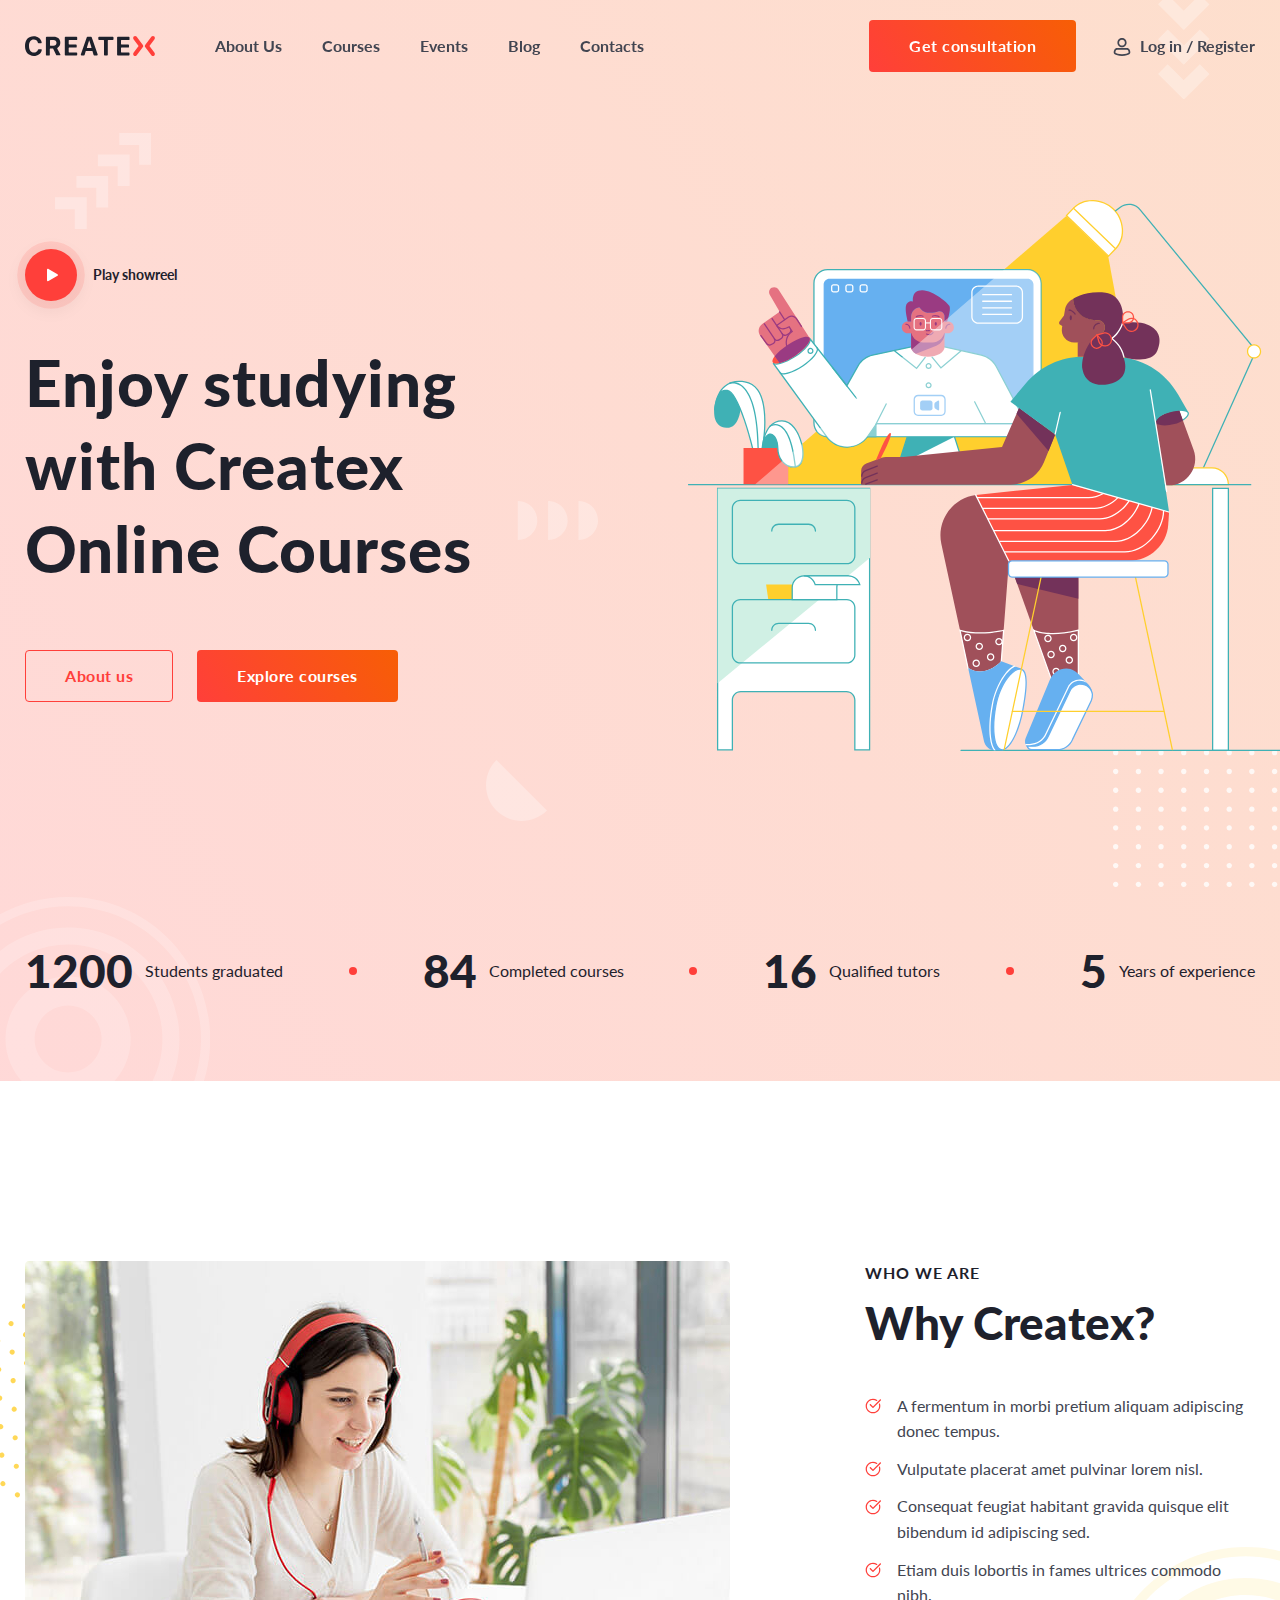
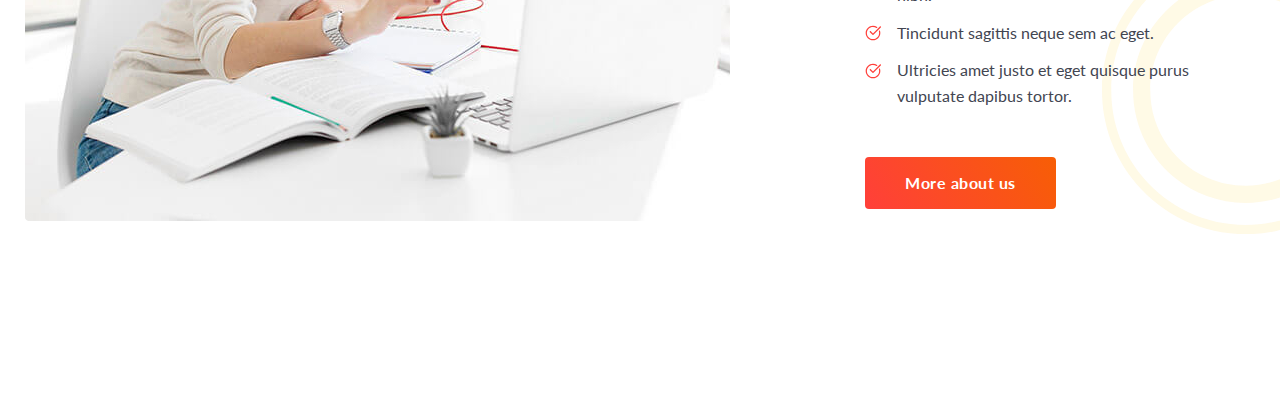
<file: index.html>
<!DOCTYPE html>
<html lang="en">

<head>
	<meta charset="UTF-8">
	<meta http-equiv="X-UA-Compatible" content="IE=edge">
	<meta name="viewport" content="width=device-width, initial-scale=1.0">
	<link rel="stylesheet" href="css/common.css">
	<link rel="stylesheet" href="css/style.css">
	<title>Lesson 15</title>
</head>

<body>
	<div class="wrapper">
		<header class="header">
			<div class="header__container">
				<a class="header__logo" href="">
					<img src="img/logo.svg" alt="Logotype">
				</a>
				<nav class="header__menu menu">
					<ul class="menu__list">
						<li class="menu__item">
							<a class="menu__link" href="">About Us</a>
						</li>
						<li class="menu__item">
							<a class="menu__link" href="">Courses</a>
						</li>
						<li class="menu__item">
							<a class="menu__link" href="">Events</a>
						</li>
						<li class="menu__item">
							<a class="menu__link" href="">Blog</a>
						</li>
						<li class="menu__item">
							<a class="menu__link" href="">Contacts</a>
						</li>
					</ul>
				</nav>
				<div class="header__action action">
					<a class="action__button button" href=""><span>Get consultation</span></a>
					<a class="action__user" href=""><span>Log in / Register</span></a>
				</div>
			</div>
		</header>
		<main class="page">
			<section class="page__main main-block">
				<div class="main-block__container">
					<div class="main-block__wrapper">
						<div class="main-block__top top-main">
							<div class="top-main__content">
								<a class="top-main__play" href="">Play showreel</a>
								<h1 class="top-main__title">
									Enjoy studying
									with Createx Online Courses
								</h1>
								<div class="top-main__action">
									<a class="top-main__button button button--transparent" href=""><span>About us</span></a>
									<a class="top-main__button button" href=""><span>Explore courses</span></a>
								</div>
							</div>
							<div class="top-main__image">
								<img src="img/illustration.svg" alt="Illustration">
							</div>
						</div>
						<div class="main-block__attainment attainment">
							<div class="attainment__body">
								<div class="attainment__num">1200</div>
								<div class="attainment__text">Students graduated</div>
							</div>
							<div class="attainment__circle"></div>
							<div class="attainment__body">
								<div class="attainment__num">84</div>
								<div class="attainment__text">Completed courses</div>
							</div>
							<div class="attainment__circle"></div>
							<div class="attainment__body">
								<div class="attainment__num">16</div>
								<div class="attainment__text">Qualified tutors</div>
							</div>
							<div class="attainment__circle"></div>
							<div class="attainment__body">
								<div class="attainment__num">5</div>
								<div class="attainment__text">Years of experience</div>
							</div>
						</div>
					</div>
				</div>
				<div class="main-block__decore decore-main">
					<div class="decore-main__item decore-main__item--1"></div>
					<div class="decore-main__item decore-main__item--2"></div>
					<div class="decore-main__item decore-main__item--3"></div>
					<div class="decore-main__item decore-main__item--4"></div>
					<div class="decore-main__item decore-main__item--5"></div>
					<div class="decore-main__item decore-main__item--6"></div>
				</div>
			</section>
			<section class="page__why why-block">
				<div class="why-block__container">
					<div class="why-block__wrapper">
						<div class="why-block__image">
							<img src="img/woman-at-desk.jpg" alt="Woman at desk">
						</div>
						<div class="why-block__content who-we-are">
							<div class="who-we-are__info section-info">
								<h3 class="section-info__subtitle">Who we are</h3>
								<h2 class="section-info__title">Why Createx?</h2>
							</div>
							<ul class="who-we-are__list">
								<li class="who-we-are__item">A fermentum in morbi pretium aliquam adipiscing donec tempus.</li>
								<li class="who-we-are__item">Vulputate placerat amet pulvinar lorem nisl.</li>
								<li class="who-we-are__item">Consequat feugiat habitant gravida quisque elit bibendum id
									adipiscing sed.</li>
								<li class="who-we-are__item">Etiam duis lobortis in fames ultrices commodo nibh.</li>
								<li class="who-we-are__item">Tincidunt sagittis neque sem ac eget.</li>
								<li class="who-we-are__item">Ultricies amet justo et eget quisque purus vulputate dapibus
									tortor.</li>
							</ul>
							<a class="who-we-are__button button" href=""><span>More about us</span></a>
						</div>
					</div>
				</div>
				<div class="why-block__decore decore-why">
					<div class="decore-why__item decore-why__item--1"></div>
					<div class="decore-why__item decore-why__item--2"></div>
				</div>
			</section>
		</main>
		<footer class="footer"></footer>
	</div>

</body>

</html>
</file>
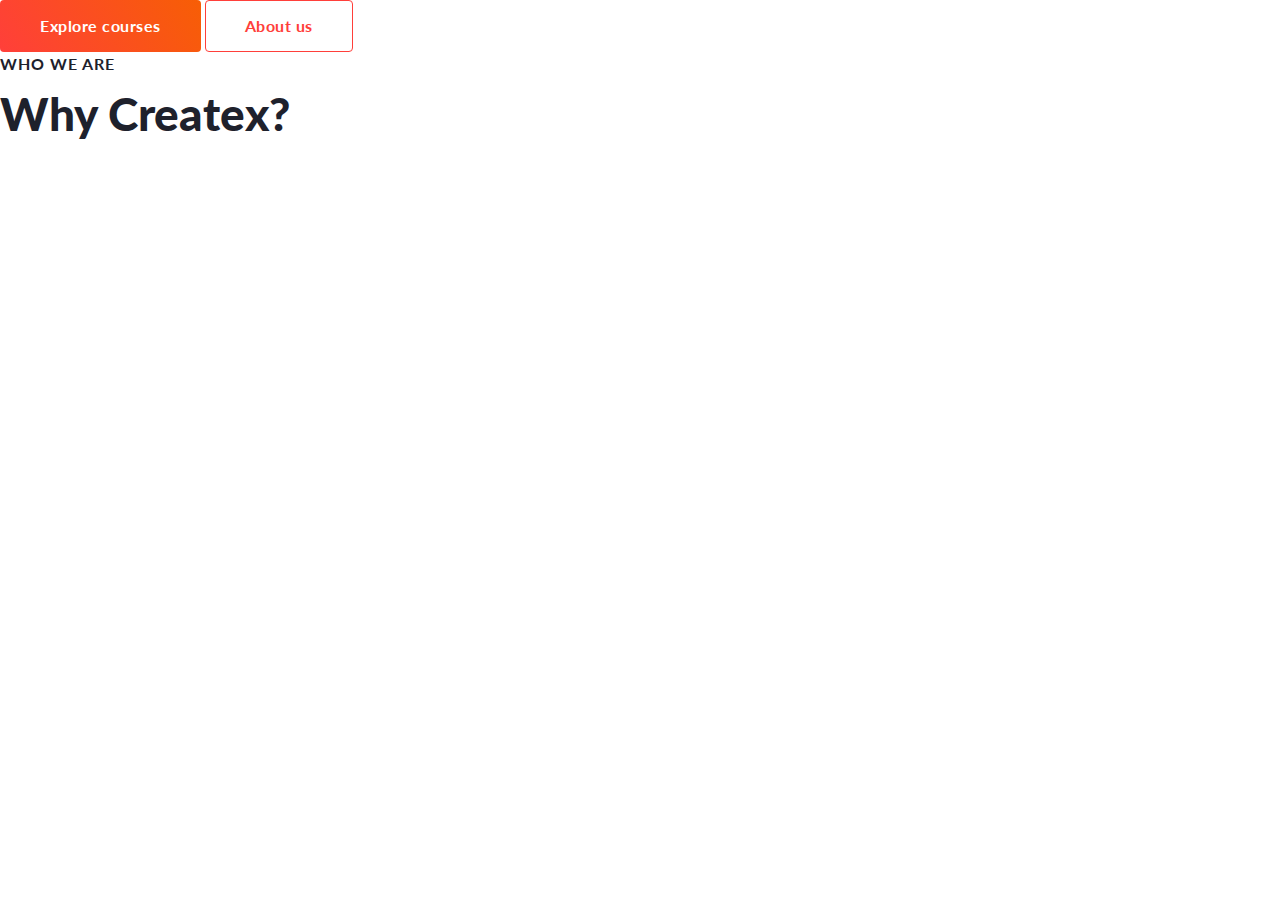
<file: _common.html>
<!DOCTYPE html>
<html lang="en">

<head>
	<meta charset="UTF-8">
	<meta http-equiv="X-UA-Compatible" content="IE=edge">
	<meta name="viewport" content="width=device-width, initial-scale=1.0">
	<link rel="stylesheet" href="css/common.css">
	<link rel="stylesheet" href="css/style.css">
	<title>Common files</title>
</head>

<body>
	<div class="wrapper">
		<header class="header"></header>
		<main class="page">
			<a class="button" href=""><span>Explore courses</span></a>
			<a class="button button--transparent" href=""><span>About us</span></a>
			<div class="section-info">
				<h3 class="section-info__subtitle">Who we are</h3>
				<h2 class="section-info__title">Why Createx?</h2>
			</div>
		</main>
		<footer class="footer"></footer>
	</div>
</body>

</html>
</file>
<file: css/common.css>
@import url("reset.css");

.button{
	display: inline-block;
	font-weight: 700;
	letter-spacing: 0.5px;
	color: #fff;
	line-height: 1.25;
	padding: 16px 40px;
	border-radius: 4px;
	background: linear-gradient(55.95deg, #FF3F3A 0%, #F75E05 100%);
	position: relative;
}

.button span{
	position: relative;
	z-index: 1;
}

.button::before{
	content: "";
	position: absolute;
	top: 0;
	left: 0;
	width: 100%;
	height: 100%;
	border-radius: 3px;
	opacity: 0;
	transition: all 1s ease;
	background: linear-gradient(55.95deg, #8e1e1a 0%, #a84c17 100%);
	z-index: 1;
}

.button:hover::before{
	opacity: 1;
}

.button--transparent{
	background: transparent;
	color: #FF3F3A;
	border: 1px solid #FF3F3A;
	padding: 15px 39px;
}

.button--transparent:hover{
	color: #fff;
	transition: all 0.5s ease;
}

.section-info__subtitle{
	font-weight: 700;
	line-height: 1.5;
	letter-spacing: 1px;
	text-transform: uppercase;
	color: #1E212C;
}

.section-info__subtitle:not(:last-child){
	margin-bottom: 8px;
}

.section-info__title{
	font-size: 46px;
	font-weight: 900;
	line-height: 1.3;
	color: #1E212C;
}

.section-info__title:not(:last-child){
	margin-bottom: 10px;
}
</file>
<file: css/style.css>
@import url("reset.css");
@import url('https://fonts.googleapis.com/css2?family=Lato:wght@400;700;900&display=swap');

body{
	font-family: "Lato";
	color: #424551;
}

[class*="__container"]{
	max-width: 1260px;
	margin: 0 auto;
	padding: 0 15px;
}

.wrapper{
	position: relative;
	overflow: hidden;
	min-height: 100%;
	display: flex;
	flex-direction: column;
}

.wrapper > main{
	flex-grow: 1;
}

.header{
	position: fixed;
	width: 100%;
	padding: 20px 0;
	z-index: 50;
}

.header__container{
	display: flex;
	align-items: center;
	gap: 60px;
}

.header__menu{
	flex-grow: 1;
}

.menu__list{
	display: flex;
	flex-wrap: wrap;
	column-gap: 40px;
	row-gap: 10px;
}

.menu__link{
	font-weight: 700;
	line-height: 1.6;
}

.menu__link:hover{
	text-decoration: underline;
}

.header__action{
	display: flex;
	align-items: center;
	flex-wrap: wrap;
	gap: 36px;
	flex: 0 0 auto;
}

.action__user{
	font-weight: 700;
	line-height: 1.6;
	position: relative;
	padding-left: 28px;
}

.action__user:hover span{
	text-decoration: underline;
}

.action__user::before{
	content: "";
	background: url("../img/icons/user.svg") 0 0 / 100% no-repeat;
	width: 20px;
	height: 20px;
	top: 4px;
	left: 0;
	position: absolute;
}

.page__main{
	padding: 200px 0px 80px;
	background: linear-gradient(55.95deg, rgba(255, 64, 58, 0.2) 0%, rgba(247, 94, 5, 0.2) 100%);
	position: relative;
}

.main-block__wrapper{
	position: relative;
	z-index: 2;
}

.main-block__top{
	display: flex;
	margin-bottom: 190px;
}

.top-main__content{
	align-self: center;
	flex: 0 1 50%;
	padding-right: 40px;
}

.top-main__image{
	flex: 0 1 50%;
	transform: translate(7.8%, 0);
}

.top-main__image img{
	max-width: 107.8%;
}

.top-main__play{
	display: inline-flex;
	align-items: center;
	gap: 16px;
	font-size: 14px;
	font-weight: 700;
	color: #1E212C;
	line-height: 1.5;
	position: relative;
}

.top-main__play::before{
	content: "";
	width: 52px;
	height: 52px;
	border-radius: 50%;
	background: #FF3F3A url("../img/icons/play.svg") 22px 19px no-repeat;
	z-index: 1;
}

.top-main__play::after{
	content: "";
	position: absolute;
	width: 52px;
	height: 52px;
	border-radius: 50%;
	background: rgba(255, 64, 58, 0.12);
	transform: scale(1.3);
	filter: drop-shadow(0px 4px 4px rgba(0, 0, 0, 0.25));
	animation: play-scale 2.5s ease infinite;
}

.top-main__play:hover::after{
	animation-play-state: paused;
}

@keyframes play-scale {
	100%{
		transform: scale(2.5);
		opacity: 0;
	}
}

.top-main__play:not(:last-child){
	margin-bottom: 40px;
}

.top-main__title{
	font-size: 64px;
	font-weight: 900;
	line-height: 1.3;
	letter-spacing: 1px;
	color: #1E212C;
}

.top-main__title:not(:last-child){
	margin-bottom: 60px;
}

.top-main__action{
	display: flex;
	gap: 24px;
	flex-wrap: wrap;
}

.top-main__action:not(:last-child){
	margin-bottom: 40px;
}

.main-block__attainment{
	display: flex;
	flex-wrap: wrap;
	justify-content: space-between;
	align-items: center;
	gap: 20px;
}

.attainment__body{
	display: flex;
	align-items: center;
	gap: 12px;
	color: #1E212C;
	line-height: 1.6;
}

.attainment__circle{
	background: url("../img/decore/circle.svg") 0 0 no-repeat;
	width: 8px;
	height: 8px;
	flex: 0 0 auto;
}

.attainment__num{
	font-size: 46px;
	font-weight: 900;
	line-height: 1.3;
}

.decore-main__item{
	position: absolute;
}

.decore-main__item--1{
	background: url("../img/decore/01.svg") 0 0 no-repeat;
	width: 96px;
	height: 96px;
	top: 12.3%;
	left: 4.3%;
}

.decore-main__item--2{
	background: url("../img/decore/02.svg") 0 0 no-repeat;
	width: 284px;
	height: 284px;
	bottom: -9.25%;
	left: -5.8%;
}

.decore-main__item--3{
	background: url("../img/decore/03.svg") 0 0 no-repeat;
	width: 88px;
	height: 47px;
	top: 46%;
	left: 40%;
}

.decore-main__item--4{
	background: url("../img/decore/04.svg") 0 0 no-repeat;
	width: 61px;
	height: 61px;
	bottom: 24%;
	left: 38%;
}

.decore-main__item--5{
	background: url("../img/decore/05.svg") 0 0 no-repeat;
	width: 110px;
	height: 155px;
	top: -5.20%;
	right: 5%;
}

.decore-main__item--6{
	background: url("../img/decore/06.svg") 0 0 no-repeat;
	width: 187px;
	height: 137px;
	bottom: 17.96%;
	right: -1.56%;
}

.page__why{
	padding: 180px 0px;
	position: relative;
}

.why-block__wrapper{
	display: flex;
	flex-wrap: wrap;
	column-gap: 135px;
	row-gap: 30px;
	position: relative;
   	z-index: 2;
}

.why-block__image{
	flex: 0 1 705px;
}

.why-block__image img{
	max-width: 100%;
}

.why-block__content{
	flex: 0 1 390px;
}

.who-we-are__info:not(:last-child){
	margin-bottom: 40px;
}

.who-we-are__list:not(:last-child){
	margin-bottom: 48px;
}

.who-we-are__item{
	line-height: 1.6;
	position: relative;
	padding-left: 32px;
}

.who-we-are__item:not(:last-child){
	margin-bottom: 12px;
}

.who-we-are__item::before{
	content: "";
	background: url("../img/icons/check-mark.svg") 0 0 no-repeat;
	width: 16px;
	height: 16px;
	top: 5.67px;
	left: 0;
	position: absolute;
}

.who-we-are__button:not(:last-child){
	margin-bottom: 40px;
}

.decore-why__item{
	position: absolute;
}

.decore-why__item--1{
	background: url("../img/decore/07.svg") 0 0 no-repeat;
	width: 215px;
	height: 223px;
	top: 22.2%;
	left: -5.7%;
}

.decore-why__item--2{
	background: url("../img/decore/08.svg") 0 0 no-repeat;
	width: 287px;
	height: 287px;
	bottom: 18.14%;
	right: -8.5%;
}
</file>
